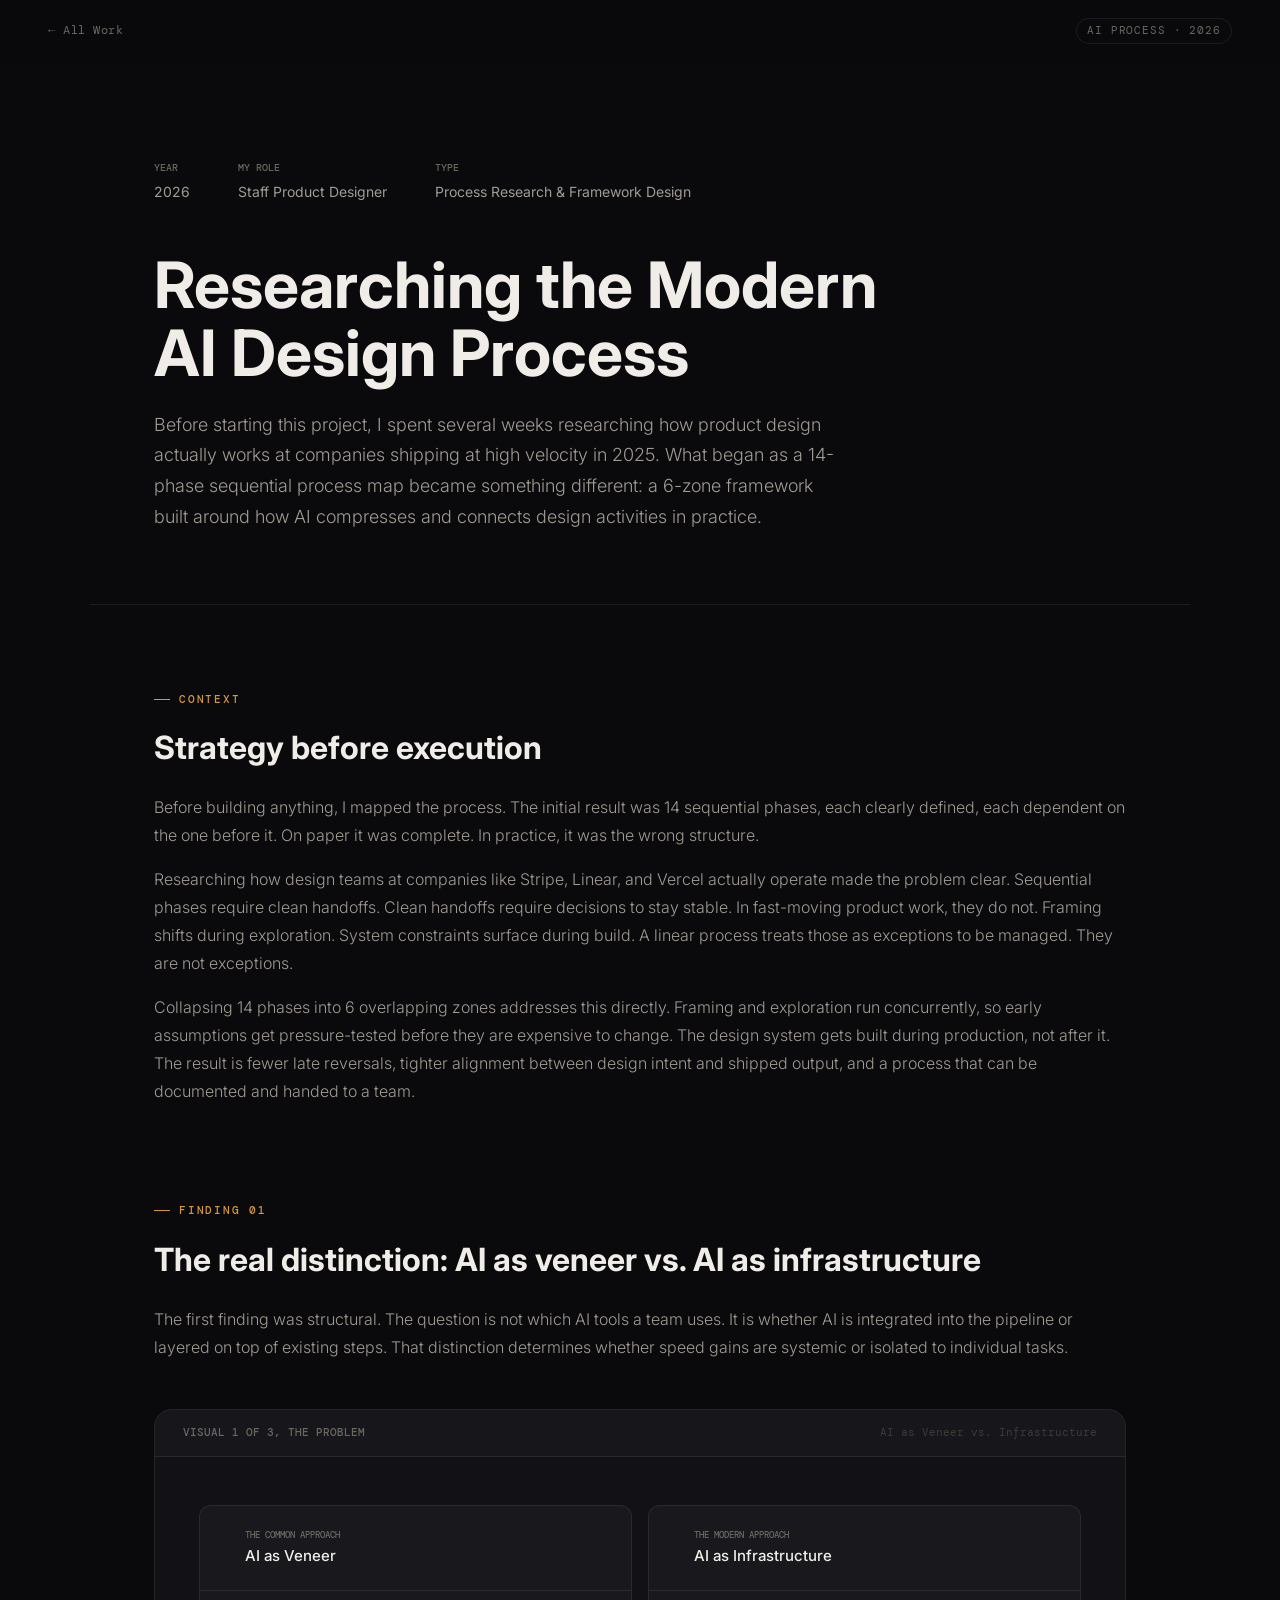
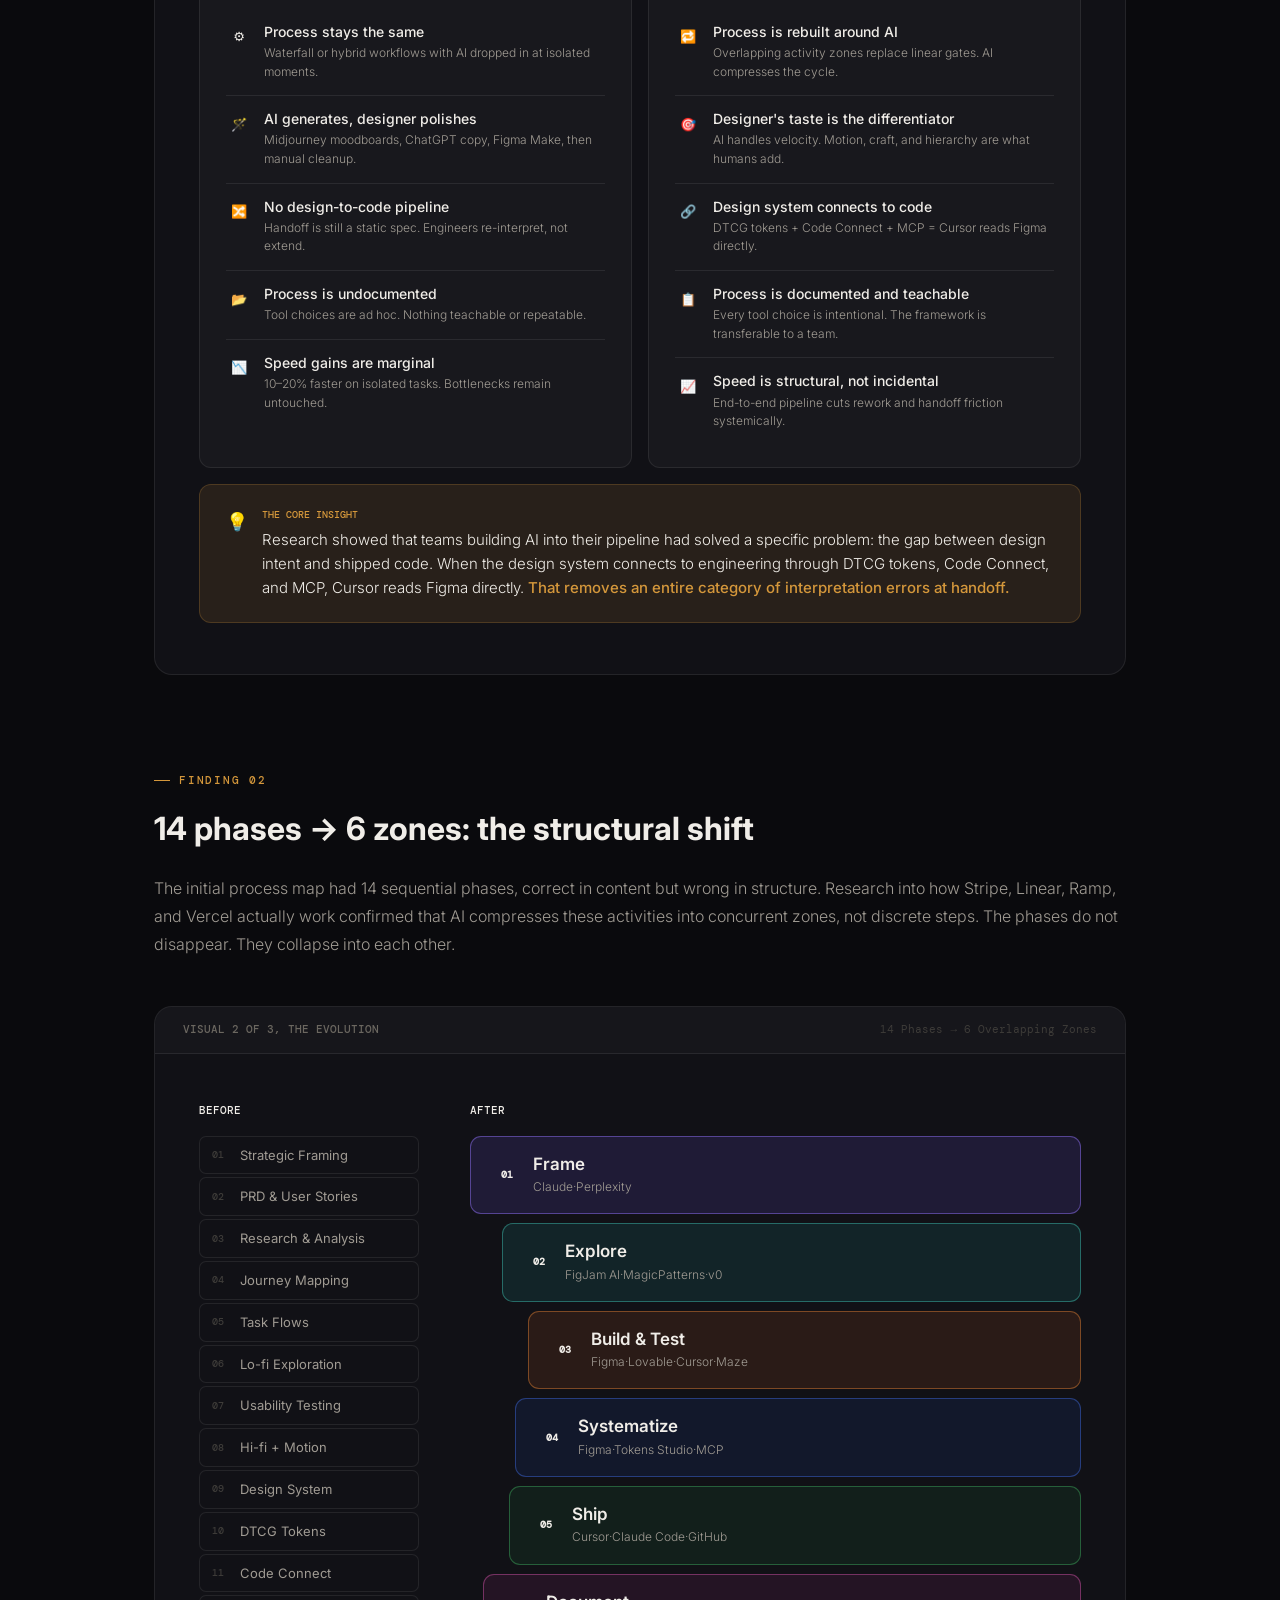
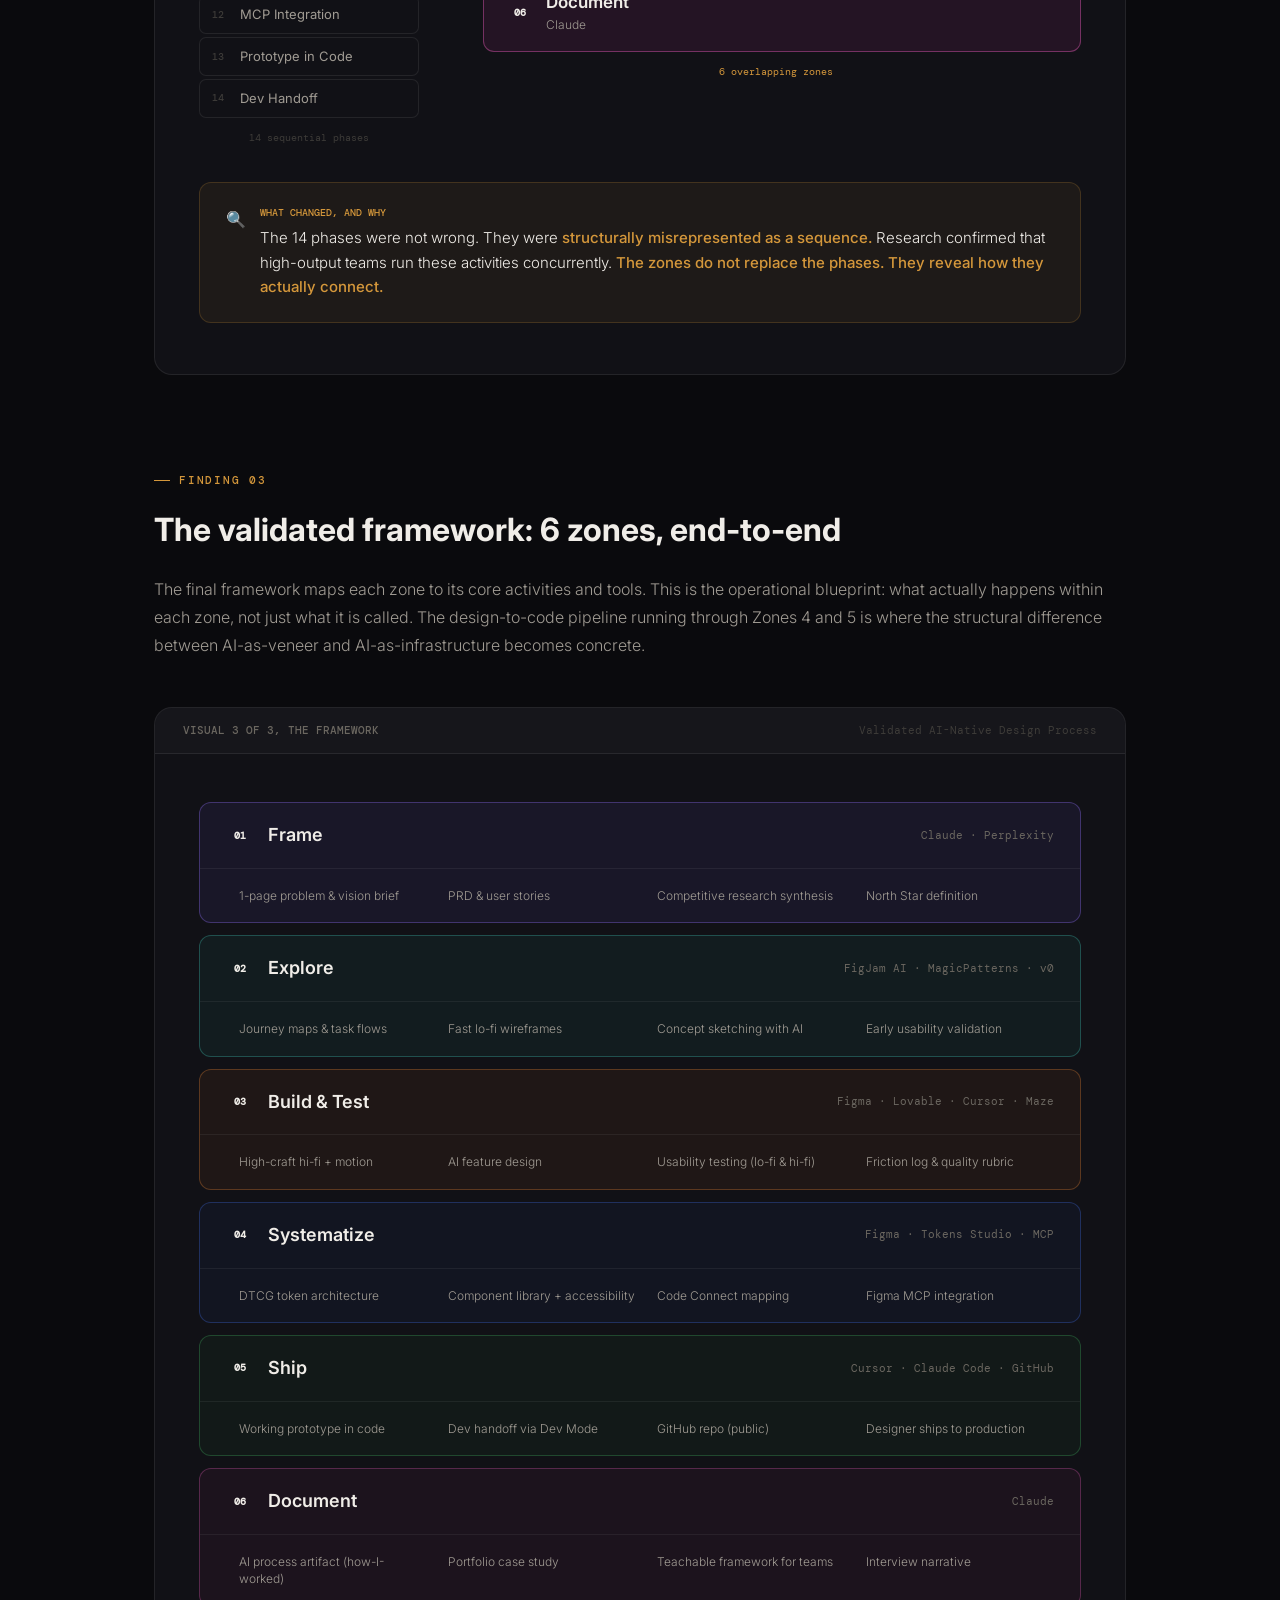
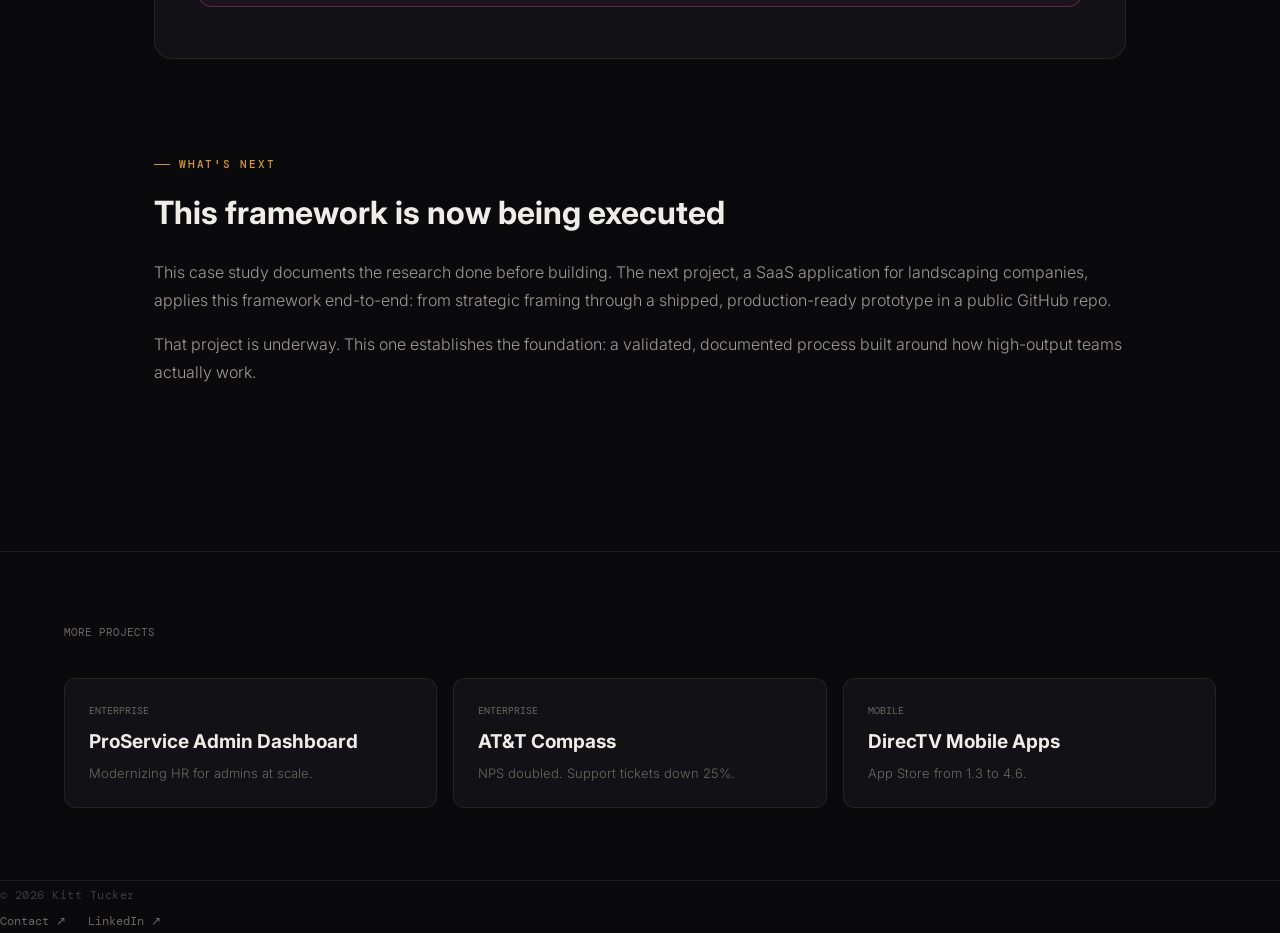
<file: ai-process.html>
<!DOCTYPE html> <html lang="en"> <head> <meta charset="UTF-8"> <meta name="viewport" content="width=device-width, initial-scale=1.0"> <title>Researching the Modern AI Design Process | Kitt Tucker</title> <meta name="description" content="Before starting a major portfolio project, I spent weeks validating how high-performing design teams at Stripe, Linear, Ramp, and Vercel actually work and reshaped my methodology as a result."> <link rel="stylesheet" href="css/style.css"> <style> /* ─── HERO ─── */ .cs-hero { max-width: 1100px; margin: 0 auto; padding: clamp(64px,8vw,100px) clamp(24px,5vw,64px) clamp(48px,6vw,72px); border-bottom: 1px solid var(--border); } .cs-meta-row { display:flex; gap:clamp(24px,4vw,48px); margin-bottom:clamp(32px,4vw,48px); flex-wrap:wrap; } .cs-meta-label { font-family:var(--font-mono); font-size:10px; letter-spacing:0; text-transform:uppercase; color:var(--text-3); font-weight:500; margin-bottom:5px; } .cs-meta-value { font-size:14px; color:var(--text-2); } .cs-headline { font-family:var(--font-sans); font-size:clamp(32px,5.5vw,64px); font-weight:700; letter-spacing:0; line-height:1.05; color:var(--text-1); margin-bottom:clamp(16px,2vw,24px); max-width:900px; } .cs-intro { font-size:clamp(15px,1.7vw,18px); color:var(--text-2); line-height:1.7; max-width:680px; font-weight:300; } /* ─── CONTENT WRAPPER ─── */ .cs-content { max-width: 1100px; margin:0 auto; padding:clamp(48px,6vw,80px) clamp(24px,5vw,64px); } .cs-section { margin-bottom:clamp(56px,7vw,88px); } .cs-section-title { font-family:var(--font-sans); font-size:clamp(22px,2.8vw,32px); font-weight:700; color:var(--text-1); letter-spacing:0; margin-bottom:clamp(14px,1.8vw,20px); } .cs-body { font-size:clamp(14px,1.5vw,16px); color:var(--text-2); line-height:1.75; font-weight:300; } .cs-body p+p { margin-top:1em; } .cs-body strong { color:var(--text-1); font-weight:500; } /* ─── VISUAL EMBED WRAPPER ─── */ .visual-embed { margin: clamp(32px,4vw,48px) 0; border:1px solid var(--border); border-radius:var(--radius-lg); overflow:hidden; background:var(--surface); } .visual-label { display:flex; align-items:center; justify-content:space-between; padding:14px clamp(18px,2.5vw,28px); border-bottom:1px solid var(--border); background:rgba(255,255,255,0.02); } .visual-label-text { font-family:var(--font-mono); font-size:11px; letter-spacing:0; text-transform:uppercase; color:var(--text-3); font-weight:500; } .visual-label-num { font-family:var(--font-mono); font-size:11px; color:var(--text-4); letter-spacing:0; } .visual-inner { padding:clamp(28px,4vw,48px) clamp(24px,4vw,44px) clamp(32px,4vw,52px); } /* ───────────────────────────────────────── VISUAL 1, THE PROBLEM ───────────────────────────────────────── */ .v1-grid { display:grid; grid-template-columns:1fr 1fr; gap:16px; margin-bottom:16px; } @media(max-width:640px){.v1-grid{ grid-template-columns:1fr; } } .v1-col { background:rgba(255,255,255,0.03); border:1px solid var(--border); border-radius:12px; overflow:hidden; } .v1-col-header { padding:clamp(16px,2vw,22px) clamp(18px,2.5vw,26px); border-bottom:1px solid var(--border); display:flex; align-items:center; gap:10px; } .v1-dot { width:9px; height:9px; border-radius:50%; flex-shrink:0; } .v1-veneer.v1-dot { background:#C85A4A; } .v1-infra.v1-dot { background:#5BAA7E; } .v1-col-sublabel { font-family:var(--font-mono); font-size:9px; letter-spacing:0; text-transform:uppercase; color:var(--text-3); font-weight:500; margin-bottom:2px; } .v1-col-title { font-size:clamp(13px,1.4vw,15px); font-weight:500; } .v1-veneer.v1-col-title { color:#D4726A; } .v1-infra.v1-col-title { color:#6DBF96; } .v1-col-body { padding:clamp(12px,1.5vw,18px) clamp(18px,2.5vw,26px) clamp(16px,2vw,22px); } .v1-item { display:flex; gap:12px; padding:clamp(10px,1.2vw,14px) 0; border-bottom:1px solid var(--border); align-items:flex-start; } .v1-item:last-child { border-bottom:none; } .v1-icon { width:26px; height:26px; border-radius:6px; display:flex; align-items:center; justify-content:center; flex-shrink:0; font-size:13px; margin-top:1px; } .v1-veneer.v1-icon { background:rgba(200,90,74,0.12); } .v1-infra.v1-icon { background:rgba(91,170,126,0.12); } .v1-item-title { font-size:clamp(12px,1.3vw,14px); font-weight:500; color:var(--text-1); line-height:1.3; margin-bottom:3px; } .v1-item-desc { font-size:clamp(11px,1.2vw,12px); color:var(--text-2); line-height:1.55; font-weight:300; } .v1-insight { background:var(--gold-dim); border:1px solid rgba(212,151,59,0.22); border-radius:12px; padding:clamp(16px,2vw,22px) clamp(18px,2.5vw,26px); display:flex; gap:14px; align-items:flex-start; } .v1-insight-icon { font-size:18px; flex-shrink:0; margin-top:1px; } .v1-insight-label { font-family:var(--font-mono); font-size:10px; letter-spacing:0; text-transform:uppercase; color:var(--gold); font-weight:500; margin-bottom:5px; } .v1-insight-text { font-size:clamp(13px,1.4vw,15px); color:var(--text-1); line-height:1.6; font-weight:300; } .v1-insight-text strong { color:var(--gold); font-weight:500; } /* ───────────────────────────────────────── VISUAL 2, THE EVOLUTION ───────────────────────────────────────── */ .v2-comparison { display:grid; grid-template-columns:220px 1fr; gap:clamp(24px,4vw,56px); align-items:start; } @media(max-width:700px){.v2-comparison{ grid-template-columns:1fr; gap:36px; } } .v2-col-label { font-family:var(--font-mono); font-size:11px; letter-spacing:0; text-transform:uppercase; font-weight:500; margin-bottom:16px; } .v2-before.v2-col-label { color:var(--text-3); } .v2-after.v2-col-label { color:var(--gold); } .v2-phase-list { display:flex; flex-direction:column; gap:3px; } .v2-phase-item { display:flex; align-items:center; gap:10px; padding:8px 12px; background:var(--surface); border:1px solid var(--border); border-radius:7px; } .v2-phase-num { font-family:var(--font-mono); font-size:10px; color:var(--text-4); font-weight:500; min-width:18px; } .v2-phase-name { font-size:clamp(11px,1.2vw,13px); color:var(--text-2); } .v2-before-footer { margin-top:12px; font-family:var(--font-mono); font-size:10px; color:var(--text-4); text-align:center; } .v2-after-footer { margin-top:12px; font-family:var(--font-mono); font-size:10px; color:var(--gold); text-align:center; } .v2-zones { display:flex; flex-direction:column; gap:9px; } .v2-zone:nth-child(1){ margin-left:0; } .v2-zone:nth-child(2){ margin-left:clamp(14px,2.5vw,36px); } .v2-zone:nth-child(3){ margin-left:clamp(28px,4.5vw,64px); } .v2-zone:nth-child(4){ margin-left:clamp(22px,3.5vw,50px); } .v2-zone:nth-child(5){ margin-left:clamp(16px,3vw,44px); } .v2-zone:nth-child(6){ margin-left:clamp(6px,1vw,16px); } .v2-zone { border-radius:11px; border-width:1px; border-style:solid; padding:clamp(12px,1.5vw,17px) clamp(16px,2.2vw,24px); display:flex; align-items:center; gap:14px; } .v2-z1{ background:rgba(100,80,200,0.18); border-color:rgba(140,110,240,0.5); } .v2-z2{ background:rgba(30,130,120,0.18); border-color:rgba(60,180,165,0.5); } .v2-z3{ background:rgba(160,80,30,0.18); border-color:rgba(210,120,50,0.5); } .v2-z4{ background:rgba(30,60,140,0.18); border-color:rgba(60,100,210,0.5); } .v2-z5{ background:rgba(30,100,50,0.18); border-color:rgba(60,160,90,0.5); } .v2-z6{ background:rgba(130,40,100,0.18); border-color:rgba(200,80,160,0.5); } .v2-zone-num { font-family:var(--font-mono); font-size:10px; font-weight:600; width:24px; height:24px; border-radius:5px; display:flex; align-items:center; justify-content:center; flex-shrink:0; } .v2-z1.v2-zone-num{ background:rgba(140,110,240,0.25); color:#B8A0F0; } .v2-z2.v2-zone-num{ background:rgba(60,180,165,0.25); color:#5ECFBE; } .v2-z3.v2-zone-num{ background:rgba(210,120,50,0.25); color:#E09050; } .v2-z4.v2-zone-num{ background:rgba(60,100,210,0.25); color:#6090E0; } .v2-z5.v2-zone-num{ background:rgba(60,160,90,0.25); color:#60C880; } .v2-z6.v2-zone-num{ background:rgba(200,80,160,0.25); color:#D870C0; } .v2-zone-name { font-size:clamp(14px,1.5vw,17px); font-weight:600; line-height:1.2; margin-bottom:3px; } .v2-z1.v2-zone-name{ color:#B8A0F0; } .v2-z2.v2-zone-name{ color:#5ECFBE; } .v2-z3.v2-zone-name{ color:#E09050; } .v2-z4.v2-zone-name{ color:#6090E0; } .v2-z5.v2-zone-name{ color:#60C880; } .v2-z6.v2-zone-name{ color:#D870C0; } .v2-zone-tools { font-size:12px; color:var(--text-2); font-weight:300; } .v2-zone-tools.sep { margin:0 5px; opacity:0.4; } .v2-insight { margin-top:clamp(24px,3vw,36px); background:rgba(212,151,59,0.07); border:1px solid rgba(212,151,59,0.2); border-radius:12px; padding:clamp(16px,2vw,22px) clamp(18px,2.5vw,26px); display:flex; gap:14px; } .v2-insight-icon{ font-size:16px; flex-shrink:0; margin-top:2px; } .v2-insight-label{ font-family:var(--font-mono); font-size:10px; letter-spacing:0; text-transform:uppercase; color:var(--gold); font-weight:500; margin-bottom:5px; } .v2-insight-text{ font-size:clamp(13px,1.4vw,15px); color:var(--text-1); line-height:1.65; font-weight:300; } .v2-insight-text strong{ color:var(--gold); font-weight:500; } /* ───────────────────────────────────────── VISUAL 3, THE FRAMEWORK ───────────────────────────────────────── */ .v3-grid { display:flex; flex-direction:column; gap:12px; } .v3-zone { border-radius:12px; border-width:1px; border-style:solid; overflow:hidden; } .v3-z1{ background:rgba(100,80,200,0.1); border-color:rgba(140,110,240,0.35); } .v3-z2{ background:rgba(30,130,120,0.1); border-color:rgba(60,180,165,0.35); } .v3-z3{ background:rgba(160,80,30,0.1); border-color:rgba(210,120,50,0.35); } .v3-z4{ background:rgba(30,60,140,0.1); border-color:rgba(60,100,210,0.35); } .v3-z5{ background:rgba(30,100,50,0.1); border-color:rgba(60,160,90,0.35); } .v3-z6{ background:rgba(130,40,100,0.1); border-color:rgba(200,80,160,0.35); } .v3-zone-header { padding:clamp(14px,1.8vw,18px) clamp(18px,2.5vw,26px); display:flex; align-items:center; gap:14px; border-bottom:1px solid rgba(255,255,255,0.06); } .v3-zone-num-badge { font-family:var(--font-mono); font-size:10px; font-weight:600; width:28px; height:28px; border-radius:7px; display:flex; align-items:center; justify-content:center; flex-shrink:0; } .v3-z1.v3-zone-num-badge{ background:rgba(140,110,240,0.25); color:#B8A0F0; } .v3-z2.v3-zone-num-badge{ background:rgba(60,180,165,0.25); color:#5ECFBE; } .v3-z3.v3-zone-num-badge{ background:rgba(210,120,50,0.25); color:#E09050; } .v3-z4.v3-zone-num-badge{ background:rgba(60,100,210,0.25); color:#6090E0; } .v3-z5.v3-zone-num-badge{ background:rgba(60,160,90,0.25); color:#60C880; } .v3-z6.v3-zone-num-badge{ background:rgba(200,80,160,0.25); color:#D870C0; } .v3-zone-title { font-size:clamp(15px,1.7vw,18px); font-weight:600; flex:1; } .v3-z1.v3-zone-title{ color:#B8A0F0; } .v3-z2.v3-zone-title{ color:#5ECFBE; } .v3-z3.v3-zone-title{ color:#E09050; } .v3-z4.v3-zone-title{ color:#6090E0; } .v3-z5.v3-zone-title{ color:#60C880; } .v3-z6.v3-zone-title{ color:#D870C0; } .v3-zone-tools-inline { font-family:var(--font-mono); font-size:11px; color:var(--text-3); letter-spacing:0; } .v3-zone-body { padding:clamp(14px,1.8vw,18px) clamp(18px,2.5vw,26px); display:grid; grid-template-columns:repeat(auto-fill,minmax(200px,1fr)); gap:8px; } .v3-activity { display:flex; align-items:flex-start; gap:8px; } .v3-activity-dot { width:5px; height:5px; border-radius:50%; flex-shrink:0; margin-top:7px; opacity:0.6; } .v3-z1.v3-activity-dot{ background:#B8A0F0; } .v3-z2.v3-activity-dot{ background:#5ECFBE; } .v3-z3.v3-activity-dot{ background:#E09050; } .v3-z4.v3-activity-dot{ background:#6090E0; } .v3-z5.v3-activity-dot{ background:#60C880; } .v3-z6.v3-activity-dot{ background:#D870C0; } .v3-activity-text { font-size:12px; color:var(--text-2); line-height:1.45; font-weight:300; } /* MORE */ .more-projects { padding:clamp(48px,6vw,72px) clamp(24px,5vw,64px); border-top:1px solid var(--border); } .more-projects-label { font-family:var(--font-mono); font-size:11px; letter-spacing:0; text-transform:uppercase; color:var(--text-3); margin-bottom:clamp(24px,3vw,36px); } .more-grid { display:grid; grid-template-columns:repeat(auto-fill,minmax(min(100%,280px),1fr)); gap:16px; } .more-card { display:block; padding:clamp(18px,2.5vw,24px); background:var(--surface); border:1px solid var(--border); border-radius:var(--radius-md); transition:border-color 0.3s, transform 0.3s var(--ease-out); } .more-card:hover{ border-color:var(--border-hover); transform:translateY(-3px); } .more-card-tag { font-family:var(--font-mono); font-size:10px; letter-spacing:0; text-transform:uppercase; color:var(--text-3); margin-bottom:8px; } .more-card-title { font-family:var(--font-sans); font-size:clamp(16px,1.8vw,19px); color:var(--text-1); font-weight:700; margin-bottom:6px; } .more-card-desc { font-size:13px; color:var(--text-3); line-height:1.55; font-weight:300; } </style> </head> <body> <!-- NAV --> <nav class="nav"> <a href="index.html" class="nav-back">← All Work</a> <span class="nav-tag">AI Process · 2026</span> </nav> <main class="page"> <!-- HERO --> <header class="cs-hero"> <div class="cs-meta-row reveal"> <div class="cs-meta-item"> <div class="cs-meta-label">Year</div> <div class="cs-meta-value">2026</div> </div> <div class="cs-meta-item"> <div class="cs-meta-label">My Role</div> <div class="cs-meta-value">Staff Product Designer</div> </div> <div class="cs-meta-item"> <div class="cs-meta-label">Type</div> <div class="cs-meta-value">Process Research &amp; Framework Design</div> </div> </div> <h1 class="cs-headline reveal reveal-delay-1">Researching the Modern<br>AI Design Process</h1> <p class="cs-intro reveal reveal-delay-2">Before starting this project, I spent several weeks researching how product design actually works at companies shipping at high velocity in 2025. What began as a 14-phase sequential process map became something different: a 6-zone framework built around how AI compresses and connects design activities in practice.</p> </header> <!-- CONTENT --> <div class="cs-content"> <!-- CONTEXT --> <div class="cs-section reveal"> <div class="eyebrow">Context</div> <h2 class="cs-section-title">Strategy before execution</h2> <div class="cs-body"> <p>Before building anything, I mapped the process. The initial result was 14 sequential phases, each clearly defined, each dependent on the one before it. On paper it was complete. In practice, it was the wrong structure.</p> <p>Researching how design teams at companies like Stripe, Linear, and Vercel actually operate made the problem clear. Sequential phases require clean handoffs. Clean handoffs require decisions to stay stable. In fast-moving product work, they do not. Framing shifts during exploration. System constraints surface during build. A linear process treats those as exceptions to be managed. They are not exceptions.</p> <p>Collapsing 14 phases into 6 overlapping zones addresses this directly. Framing and exploration run concurrently, so early assumptions get pressure-tested before they are expensive to change. The design system gets built during production, not after it. The result is fewer late reversals, tighter alignment between design intent and shipped output, and a process that can be documented and handed to a team.</p> </div> </div> <!-- VISUAL 1 --> <div class="cs-section reveal"> <div class="eyebrow">Finding 01</div> <h2 class="cs-section-title">The real distinction: AI as veneer vs. AI as infrastructure</h2> <div class="cs-body"> <p>The first finding was structural. The question is not which AI tools a team uses. It is whether AI is integrated into the pipeline or layered on top of existing steps. That distinction determines whether speed gains are systemic or isolated to individual tasks.</p> </div> <div class="visual-embed"> <div class="visual-label"> <span class="visual-label-text">Visual 1 of 3, The Problem</span> <span class="visual-label-num">AI as Veneer vs. Infrastructure</span> </div> <div class="visual-inner"> <div class="v1-grid"> <div class="v1-col v1-veneer"> <div class="v1-col-header"> <div class="v1-dot"></div> <div> <div class="v1-col-sublabel">The Common Approach</div> <div class="v1-col-title">AI as Veneer</div> </div> </div> <div class="v1-col-body"> <div class="v1-item"> <div class="v1-icon">⚙️</div> <div><div class="v1-item-title">Process stays the same</div><div class="v1-item-desc">Waterfall or hybrid workflows with AI dropped in at isolated moments.</div></div> </div> <div class="v1-item"> <div class="v1-icon">🪄</div> <div><div class="v1-item-title">AI generates, designer polishes</div><div class="v1-item-desc">Midjourney moodboards, ChatGPT copy, Figma Make, then manual cleanup.</div></div> </div> <div class="v1-item"> <div class="v1-icon">🔀</div> <div><div class="v1-item-title">No design-to-code pipeline</div><div class="v1-item-desc">Handoff is still a static spec. Engineers re-interpret, not extend.</div></div> </div> <div class="v1-item"> <div class="v1-icon">📂</div> <div><div class="v1-item-title">Process is undocumented</div><div class="v1-item-desc">Tool choices are ad hoc. Nothing teachable or repeatable.</div></div> </div> <div class="v1-item"> <div class="v1-icon">📉</div> <div><div class="v1-item-title">Speed gains are marginal</div><div class="v1-item-desc">10–20% faster on isolated tasks. Bottlenecks remain untouched.</div></div> </div> </div> </div> <div class="v1-col v1-infra"> <div class="v1-col-header"> <div class="v1-dot"></div> <div> <div class="v1-col-sublabel">The Modern Approach</div> <div class="v1-col-title">AI as Infrastructure</div> </div> </div> <div class="v1-col-body"> <div class="v1-item"> <div class="v1-icon">🔁</div> <div><div class="v1-item-title">Process is rebuilt around AI</div><div class="v1-item-desc">Overlapping activity zones replace linear gates. AI compresses the cycle.</div></div> </div> <div class="v1-item"> <div class="v1-icon">🎯</div> <div><div class="v1-item-title">Designer's taste is the differentiator</div><div class="v1-item-desc">AI handles velocity. Motion, craft, and hierarchy are what humans add.</div></div> </div> <div class="v1-item"> <div class="v1-icon">🔗</div> <div><div class="v1-item-title">Design system connects to code</div><div class="v1-item-desc">DTCG tokens + Code Connect + MCP = Cursor reads Figma directly.</div></div> </div> <div class="v1-item"> <div class="v1-icon">📋</div> <div><div class="v1-item-title">Process is documented and teachable</div><div class="v1-item-desc">Every tool choice is intentional. The framework is transferable to a team.</div></div> </div> <div class="v1-item"> <div class="v1-icon">📈</div> <div><div class="v1-item-title">Speed is structural, not incidental</div><div class="v1-item-desc">End-to-end pipeline cuts rework and handoff friction systemically.</div></div> </div> </div> </div> </div> <div class="v1-insight"> <div class="v1-insight-icon">💡</div> <div> <div class="v1-insight-label">The Core Insight</div> <p class="v1-insight-text">Research showed that teams building AI into their pipeline had solved a specific problem: the gap between design intent and shipped code. When the design system connects to engineering through DTCG tokens, Code Connect, and MCP, Cursor reads Figma directly. <strong>That removes an entire category of interpretation errors at handoff.</strong></p> </div> </div> </div> </div> </div> <!-- VISUAL 2 --> <div class="cs-section reveal"> <div class="eyebrow">Finding 02</div> <h2 class="cs-section-title">14 phases → 6 zones: the structural shift</h2> <div class="cs-body"> <p>The initial process map had 14 sequential phases, correct in content but wrong in structure. Research into how Stripe, Linear, Ramp, and Vercel actually work confirmed that AI compresses these activities into concurrent zones, not discrete steps. The phases do not disappear. They collapse into each other.</p> </div> <div class="visual-embed"> <div class="visual-label"> <span class="visual-label-text">Visual 2 of 3, The Evolution</span> <span class="visual-label-num">14 Phases → 6 Overlapping Zones</span> </div> <div class="visual-inner"> <div class="v2-comparison"> <div class="v2-before"> <div class="v2-col-label">Before</div> <div class="v2-phase-list"> <div class="v2-phase-item"><span class="v2-phase-num">01</span><span class="v2-phase-name">Strategic Framing</span></div> <div class="v2-phase-item"><span class="v2-phase-num">02</span><span class="v2-phase-name">PRD &amp; User Stories</span></div> <div class="v2-phase-item"><span class="v2-phase-num">03</span><span class="v2-phase-name">Research &amp; Analysis</span></div> <div class="v2-phase-item"><span class="v2-phase-num">04</span><span class="v2-phase-name">Journey Mapping</span></div> <div class="v2-phase-item"><span class="v2-phase-num">05</span><span class="v2-phase-name">Task Flows</span></div> <div class="v2-phase-item"><span class="v2-phase-num">06</span><span class="v2-phase-name">Lo-fi Exploration</span></div> <div class="v2-phase-item"><span class="v2-phase-num">07</span><span class="v2-phase-name">Usability Testing</span></div> <div class="v2-phase-item"><span class="v2-phase-num">08</span><span class="v2-phase-name">Hi-fi + Motion</span></div> <div class="v2-phase-item"><span class="v2-phase-num">09</span><span class="v2-phase-name">Design System</span></div> <div class="v2-phase-item"><span class="v2-phase-num">10</span><span class="v2-phase-name">DTCG Tokens</span></div> <div class="v2-phase-item"><span class="v2-phase-num">11</span><span class="v2-phase-name">Code Connect</span></div> <div class="v2-phase-item"><span class="v2-phase-num">12</span><span class="v2-phase-name">MCP Integration</span></div> <div class="v2-phase-item"><span class="v2-phase-num">13</span><span class="v2-phase-name">Prototype in Code</span></div> <div class="v2-phase-item"><span class="v2-phase-num">14</span><span class="v2-phase-name">Dev Handoff</span></div> </div> <div class="v2-before-footer">14 sequential phases</div> </div> <div class="v2-after"> <div class="v2-col-label">After</div> <div class="v2-zones"> <div class="v2-zone v2-z1"><div class="v2-zone-num">01</div><div><div class="v2-zone-name">Frame</div><div class="v2-zone-tools"><span>Claude</span><span class="sep">·</span><span>Perplexity</span></div></div></div> <div class="v2-zone v2-z2"><div class="v2-zone-num">02</div><div><div class="v2-zone-name">Explore</div><div class="v2-zone-tools"><span>FigJam AI</span><span class="sep">·</span><span>MagicPatterns</span><span class="sep">·</span><span>v0</span></div></div></div> <div class="v2-zone v2-z3"><div class="v2-zone-num">03</div><div><div class="v2-zone-name">Build &amp; Test</div><div class="v2-zone-tools"><span>Figma</span><span class="sep">·</span><span>Lovable</span><span class="sep">·</span><span>Cursor</span><span class="sep">·</span><span>Maze</span></div></div></div> <div class="v2-zone v2-z4"><div class="v2-zone-num">04</div><div><div class="v2-zone-name">Systematize</div><div class="v2-zone-tools"><span>Figma</span><span class="sep">·</span><span>Tokens Studio</span><span class="sep">·</span><span>MCP</span></div></div></div> <div class="v2-zone v2-z5"><div class="v2-zone-num">05</div><div><div class="v2-zone-name">Ship</div><div class="v2-zone-tools"><span>Cursor</span><span class="sep">·</span><span>Claude Code</span><span class="sep">·</span><span>GitHub</span></div></div></div> <div class="v2-zone v2-z6"><div class="v2-zone-num">06</div><div><div class="v2-zone-name">Document</div><div class="v2-zone-tools"><span>Claude</span></div></div></div> </div> <div class="v2-after-footer">6 overlapping zones</div> </div> </div> <div class="v2-insight"> <div class="v2-insight-icon">🔍</div> <div> <div class="v2-insight-label">What changed, and why</div> <p class="v2-insight-text">The 14 phases were not wrong. They were <strong>structurally misrepresented as a sequence.</strong> Research confirmed that high-output teams run these activities concurrently. <strong>The zones do not replace the phases. They reveal how they actually connect.</strong></p> </div> </div> </div> </div> </div> <!-- VISUAL 3 --> <div class="cs-section reveal"> <div class="eyebrow">Finding 03</div> <h2 class="cs-section-title">The validated framework: 6 zones, end-to-end</h2> <div class="cs-body"> <p>The final framework maps each zone to its core activities and tools. This is the operational blueprint: what actually happens within each zone, not just what it is called. The design-to-code pipeline running through Zones 4 and 5 is where the structural difference between AI-as-veneer and AI-as-infrastructure becomes concrete.</p> </div> <div class="visual-embed"> <div class="visual-label"> <span class="visual-label-text">Visual 3 of 3, The Framework</span> <span class="visual-label-num">Validated AI-Native Design Process</span> </div> <div class="visual-inner"> <div class="v3-grid"> <div class="v3-zone v3-z1"> <div class="v3-zone-header"> <div class="v3-zone-num-badge">01</div> <div class="v3-zone-title">Frame</div> <div class="v3-zone-tools-inline">Claude · Perplexity</div> </div> <div class="v3-zone-body"> <div class="v3-activity"><div class="v3-activity-dot"></div><div class="v3-activity-text">1-page problem &amp; vision brief</div></div> <div class="v3-activity"><div class="v3-activity-dot"></div><div class="v3-activity-text">PRD &amp; user stories</div></div> <div class="v3-activity"><div class="v3-activity-dot"></div><div class="v3-activity-text">Competitive research synthesis</div></div> <div class="v3-activity"><div class="v3-activity-dot"></div><div class="v3-activity-text">North Star definition</div></div> </div> </div> <div class="v3-zone v3-z2"> <div class="v3-zone-header"> <div class="v3-zone-num-badge">02</div> <div class="v3-zone-title">Explore</div> <div class="v3-zone-tools-inline">FigJam AI · MagicPatterns · v0</div> </div> <div class="v3-zone-body"> <div class="v3-activity"><div class="v3-activity-dot"></div><div class="v3-activity-text">Journey maps &amp; task flows</div></div> <div class="v3-activity"><div class="v3-activity-dot"></div><div class="v3-activity-text">Fast lo-fi wireframes</div></div> <div class="v3-activity"><div class="v3-activity-dot"></div><div class="v3-activity-text">Concept sketching with AI</div></div> <div class="v3-activity"><div class="v3-activity-dot"></div><div class="v3-activity-text">Early usability validation</div></div> </div> </div> <div class="v3-zone v3-z3"> <div class="v3-zone-header"> <div class="v3-zone-num-badge">03</div> <div class="v3-zone-title">Build &amp; Test</div> <div class="v3-zone-tools-inline">Figma · Lovable · Cursor · Maze</div> </div> <div class="v3-zone-body"> <div class="v3-activity"><div class="v3-activity-dot"></div><div class="v3-activity-text">High-craft hi-fi + motion</div></div> <div class="v3-activity"><div class="v3-activity-dot"></div><div class="v3-activity-text">AI feature design</div></div> <div class="v3-activity"><div class="v3-activity-dot"></div><div class="v3-activity-text">Usability testing (lo-fi &amp; hi-fi)</div></div> <div class="v3-activity"><div class="v3-activity-dot"></div><div class="v3-activity-text">Friction log &amp; quality rubric</div></div> </div> </div> <div class="v3-zone v3-z4"> <div class="v3-zone-header"> <div class="v3-zone-num-badge">04</div> <div class="v3-zone-title">Systematize</div> <div class="v3-zone-tools-inline">Figma · Tokens Studio · MCP</div> </div> <div class="v3-zone-body"> <div class="v3-activity"><div class="v3-activity-dot"></div><div class="v3-activity-text">DTCG token architecture</div></div> <div class="v3-activity"><div class="v3-activity-dot"></div><div class="v3-activity-text">Component library + accessibility</div></div> <div class="v3-activity"><div class="v3-activity-dot"></div><div class="v3-activity-text">Code Connect mapping</div></div> <div class="v3-activity"><div class="v3-activity-dot"></div><div class="v3-activity-text">Figma MCP integration</div></div> </div> </div> <div class="v3-zone v3-z5"> <div class="v3-zone-header"> <div class="v3-zone-num-badge">05</div> <div class="v3-zone-title">Ship</div> <div class="v3-zone-tools-inline">Cursor · Claude Code · GitHub</div> </div> <div class="v3-zone-body"> <div class="v3-activity"><div class="v3-activity-dot"></div><div class="v3-activity-text">Working prototype in code</div></div> <div class="v3-activity"><div class="v3-activity-dot"></div><div class="v3-activity-text">Dev handoff via Dev Mode</div></div> <div class="v3-activity"><div class="v3-activity-dot"></div><div class="v3-activity-text">GitHub repo (public)</div></div> <div class="v3-activity"><div class="v3-activity-dot"></div><div class="v3-activity-text">Designer ships to production</div></div> </div> </div> <div class="v3-zone v3-z6"> <div class="v3-zone-header"> <div class="v3-zone-num-badge">06</div> <div class="v3-zone-title">Document</div> <div class="v3-zone-tools-inline">Claude</div> </div> <div class="v3-zone-body"> <div class="v3-activity"><div class="v3-activity-dot"></div><div class="v3-activity-text">AI process artifact (how-I-worked)</div></div> <div class="v3-activity"><div class="v3-activity-dot"></div><div class="v3-activity-text">Portfolio case study</div></div> <div class="v3-activity"><div class="v3-activity-dot"></div><div class="v3-activity-text">Teachable framework for teams</div></div> <div class="v3-activity"><div class="v3-activity-dot"></div><div class="v3-activity-text">Interview narrative</div></div> </div> </div> </div> </div> </div> </div> <!-- CLOSING --> <div class="cs-section reveal"> <div class="eyebrow">What's Next</div> <h2 class="cs-section-title">This framework is now being executed</h2> <div class="cs-body"> <p>This case study documents the research done before building. The next project, a SaaS application for landscaping companies, applies this framework end-to-end: from strategic framing through a shipped, production-ready prototype in a public GitHub repo.</p> <p>That project is underway. This one establishes the foundation: a validated, documented process built around how high-output teams actually work.</p> </div> </div> </div> <!-- MORE PROJECTS --> <section class="more-projects reveal"> <p class="more-projects-label">More Projects</p> <div class="more-grid"> <a href="proservice.html" class="more-card"> <div class="more-card-tag">Enterprise</div> <div class="more-card-title">ProService Admin Dashboard</div> <div class="more-card-desc">Modernizing HR for admins at scale.</div> </a> <a href="https://www.uxkitt.com/compass" target="_blank" class="more-card"> <div class="more-card-tag">Enterprise</div> <div class="more-card-title">AT&amp;T Compass</div> <div class="more-card-desc">NPS doubled. Support tickets down 25%.</div> </a> <a href="https://www.uxkitt.com/directv" target="_blank" class="more-card"> <div class="more-card-tag">Mobile</div> <div class="more-card-title">DirecTV Mobile Apps</div> <div class="more-card-desc">App Store from 1.3 to 4.6.</div> </a> </div> </section> </main> <footer class="footer"> <span class="footer-copy">© 2026 Kitt Tucker</span> <ul class="footer-links"> <li><a href="mailto:kitt@uxkitt.com">Contact ↗</a></li> <li><a href="https://www.linkedin.com/in/uxkitt" target="_blank" rel="noopener">LinkedIn ↗</a></li> </ul> </footer> <script src="js/main.js"></script> </body> </html>
</file>
<file: css/style.css>
@import url('https://fonts.googleapis.com/css2?family=Inter:wght@300;400;500;600;700&family=DM+Mono:wght@400;500&display=swap');

*, *::before, *::after { box-sizing: border-box; margin: 0; padding: 0; }

:root {
  --bg:           #0A0A0D;
  --surface:      #111116;
  --surface-2:    #17171E;
  --border:       rgba(255,255,255,0.08);
  --border-hover: rgba(255,255,255,0.16);
  --text-1:  #F0EDE8;
  --text-2:  #A09B93;
  --text-3:  #6B6760;
  --text-4:  #3E3C39;
  --gold:      #D4973B;
  --gold-dim:  rgba(212,151,59,0.12);
  --gold-glow: rgba(212,151,59,0.05);
  --font-sans: 'Inter', system-ui, sans-serif;
  --font-mono: 'DM Mono', 'Courier New', monospace;
  --radius-sm: 8px;
  --radius-md: 12px;
  --radius-lg: 18px;
  --ease-out:  cubic-bezier(0.16, 1, 0.3, 1);
  --max-w:     1100px;
}

html { scroll-behavior: smooth; -webkit-font-smoothing: antialiased; }
body { background: var(--bg); color: var(--text-1); font-family: var(--font-sans); font-size: 16px; line-height: 1.6; overflow-x: hidden; }
img { display: block; max-width: 100%; }
a { color: inherit; text-decoration: none; }

/* CONTAINER */
.container {
  max-width: var(--max-w);
  margin: 0 auto;
  padding: 0 clamp(20px, 4vw, 48px);
}

/* NAV */
.nav {
  position: fixed; top: 0; left: 0; right: 0; z-index: 100;
  padding: 18px clamp(20px, 4vw, 48px);
  display: flex; align-items: center; justify-content: space-between;
  background: rgba(10,10,13,0.85);
  backdrop-filter: blur(20px); -webkit-backdrop-filter: blur(20px);
  border-bottom: 1px solid transparent;
  transition: border-color 0.3s;
  transform: translateY(-100%); opacity: 0;
  animation: navReveal 0.7s var(--ease-out) 0.15s forwards;
  max-width: 100%;
}
.nav-inner { max-width: var(--max-w); margin: 0 auto; width: 100%; display: flex; align-items: center; justify-content: space-between; }
.nav.scrolled { border-color: var(--border); }
@keyframes navReveal { to { transform: translateY(0); opacity: 1; } }

.nav-logo { font-family: var(--font-mono); font-size: 13px; font-weight: 500; letter-spacing: 0.04em; color: var(--text-1); transition: color 0.2s; }
.nav-logo:hover { color: var(--gold); }
.nav-links { display: flex; align-items: center; gap: clamp(18px, 2.5vw, 32px); list-style: none; }
.nav-links a { font-size: 13px; color: var(--text-2); transition: color 0.2s; display: flex; align-items: center; gap: 4px; }
.nav-links a:hover { color: var(--text-1); }
.nav-arrow { font-size: 10px; opacity: 0.5; }
.nav-back { font-family: var(--font-mono); font-size: 12px; color: var(--text-3); letter-spacing: 0.04em; display: flex; align-items: center; gap: 7px; transition: color 0.2s; }
.nav-back:hover { color: var(--text-1); }
.nav-tag { font-family: var(--font-mono); font-size: 11px; color: var(--text-3); letter-spacing: 0.08em; text-transform: uppercase; padding: 3px 10px; border: 1px solid var(--border); border-radius: 20px; }

.page { padding-top: 60px; }

/* SCROLL REVEAL */
.reveal { opacity: 0; transform: translateY(24px); transition: opacity 0.65s var(--ease-out), transform 0.65s var(--ease-out); }
.reveal.visible { opacity: 1; transform: translateY(0); }
.reveal-delay-1 { transition-delay: 0.08s; }
.reveal-delay-2 { transition-delay: 0.16s; }
.reveal-delay-3 { transition-delay: 0.24s; }

/* UTILITY */
.eyebrow { display: inline-flex; align-items: center; gap: 9px; font-family: var(--font-mono); font-size: 11px; letter-spacing: 0.16em; text-transform: uppercase; color: var(--gold); font-weight: 500; margin-bottom: 14px; }
.eyebrow::before { content: ''; display: block; width: 16px; height: 1px; background: var(--gold); flex-shrink: 0; }
.section-label { font-family: var(--font-mono); font-size: 11px; letter-spacing: 0.16em; text-transform: uppercase; color: var(--text-3); font-weight: 500; margin-bottom: 18px; }
.divider { width: 100%; height: 1px; background: var(--border); margin: clamp(36px, 4.5vw, 56px) 0; }

/* FOOTER */
.footer { border-top: 1px solid var(--border); }
.footer-inner { max-width: var(--max-w); margin: 0 auto; padding: clamp(28px, 3.5vw, 44px) clamp(20px, 4vw, 48px); display: flex; align-items: center; justify-content: space-between; flex-wrap: wrap; gap: 12px; }
.footer-copy { font-family: var(--font-mono); font-size: 12px; color: var(--text-4); letter-spacing: 0.04em; }
.footer-links { display: flex; gap: 22px; list-style: none; }
.footer-links a { font-family: var(--font-mono); font-size: 12px; color: var(--text-3); transition: color 0.2s; }
.footer-links a:hover { color: var(--text-1); }
</file>
